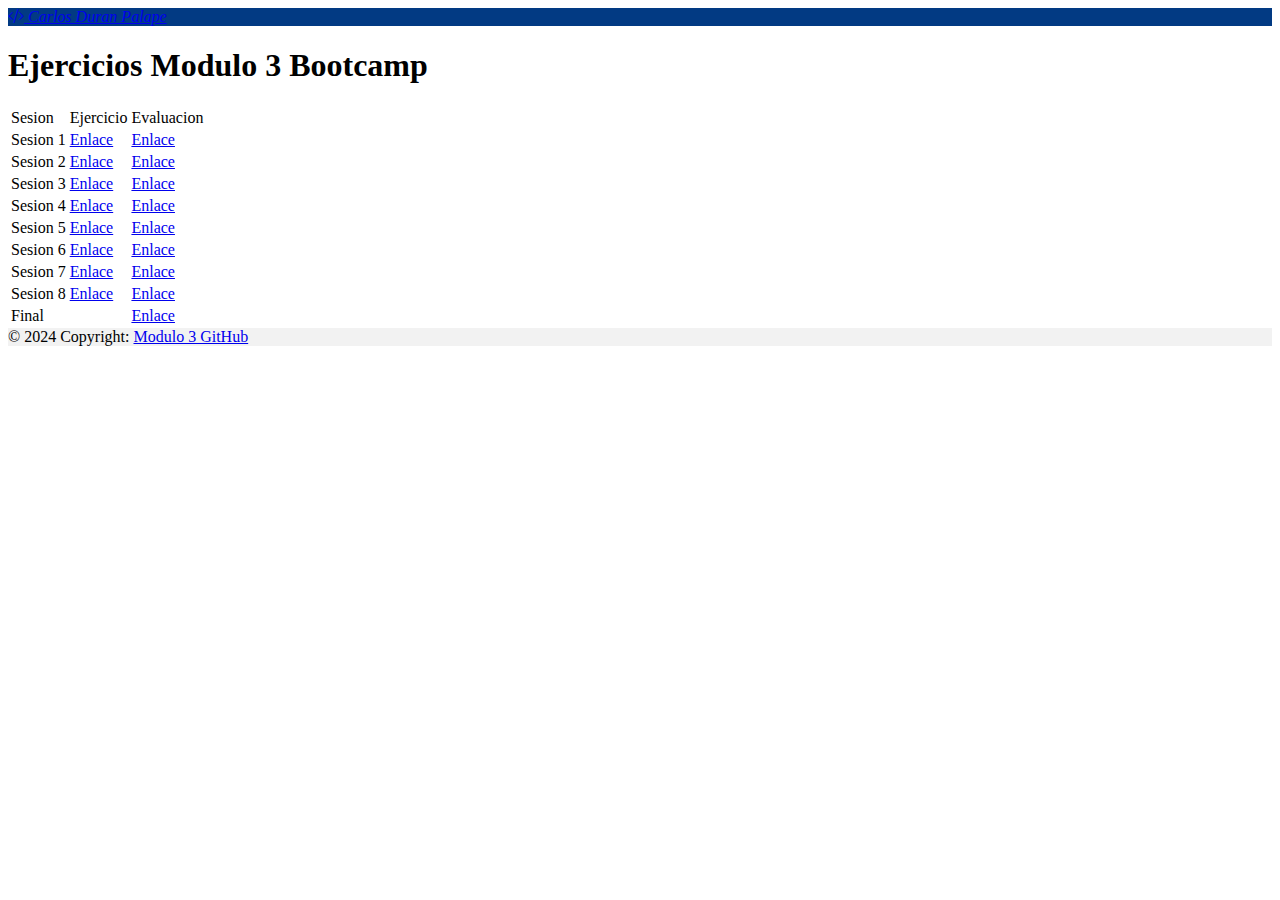
<file: index.html>
<!DOCTYPE html>
<html lang="en">
<head>
    <meta charset="UTF-8">
    <meta name="viewport" content="width=device-width, initial-scale=1.0">
    <title>Menu Modulo 3</title>

    <!--Bootstrap-->
    <link href="https://cdn.jsdelivr.net/npm/bootstrap@5.0.2/dist/css/bootstrap.min.css" rel="stylesheet" integrity="sha384-EVSTQN3/azprG1Anm3QDgpJLIm9Nao0Yz1ztcQTwFspd3yD65VohhpuuCOmLASjC" crossorigin="anonymous">
    <link rel="stylesheet" href="https://cdn.jsdelivr.net/npm/bootstrap-icons@1.11.3/font/bootstrap-icons.min.css">
    
</head>
<body>

    <header>
        <nav class="navbar navbar-light" style="background-color: #023a83;">
            <div class="container-fluid">
              <a class="navbar-brand" href="#">
                <i class="bi bi-code-slash"> Carlos Duran Palape</i>
              </a>
            </div>
        </nav>
    </header>

    <main class="mx-5 mt-5">
        <div class="container">
            <div class="row justify-content-center">
                <h1>Ejercicios Modulo 3 Bootcamp</h1>
            </div>    
            <div class="row justify-content-center">
                <div class="col-12">
                    <table class="mt-3 table table-dark table-striped">
                        <thead>
                            <tr>
                                <td>Sesion</td>
                                <td>Ejercicio</td>
                                <td>Evaluacion</td>
                            </tr>
                        </thead>
                        <tbody>
                            <tr>
                                <td>Sesion 1</td>
                                <td><a href="sesion1/eje/index.html">Enlace</a></td>
                                <td><a href="sesion1/eva/index.html">Enlace</a></td>
                            </tr>
                            <tr>
                                <td>Sesion 2</td>
                                <td><a href="sesion2/eje/index.html">Enlace</a></td>
                                <td><a href="sesion2/eva/index.html">Enlace</a></td>
                            </tr>
                            <tr>
                                <td>Sesion 3</td>
                                <td><a href="sesion3/eje/index.html">Enlace</a></td>
                                <td><a href="sesion3/eva/index.html">Enlace</a></td>
                            </tr>
                            <tr>
                                <td>Sesion 4</td>
                                <td><a href="sesion4/eje/index.html">Enlace</a></td>
                                <td><a href="sesion4/eva/index.html">Enlace</a></td>
                            </tr>
                            <tr>
                                <td>Sesion 5</td>
                                <td><a href="sesion5/eje/index.html">Enlace</a></td>
                                <td><a href="sesion5/eva/index.html">Enlace</a></td>
                            </tr>
                            <tr>
                                <td>Sesion 6</td>
                                <td><a href="sesion6/eje/index.html">Enlace</a></td>
                                <td><a href="sesion6/eva/index.html">Enlace</a></td>
                            </tr>
                            <tr>
                                <td>Sesion 7</td>
                                <td><a href="sesion7/eje/index.html">Enlace</a></td>
                                <td><a href="sesion7/eva/index.html">Enlace</a></td>
                            </tr>
                            <tr>
                                <td>Sesion 8</td>
                                <td><a href="sesion8/eje/index.html">Enlace</a></td>
                                <td><a href="sesion8/eva/index.html">Enlace</a></td>
                            </tr>
                            <tr>
                                <td>Final</td>
                                <td></td>
                                <td><a href="final/index.html">Enlace</a></td>
                            </tr>
                        </tbody>
                    </table>
                </div>
            </div>
        </div>
    </main>

    <footer class="fixed-bottom bg-body-tertiary text-center" id="footer-index">
        <div class="container p-4">
    
        </div>
          
        <div class="text-center p-3" style="background-color: rgba(0, 0, 0, 0.05);">
          © 2024 Copyright:
          <a class="text-body" href="https://cosayco.github.io/Modulo-3/" target="_blank">Modulo 3 GitHub</a>
        </div>
    </footer>    
        
</body>
</html>
</file>
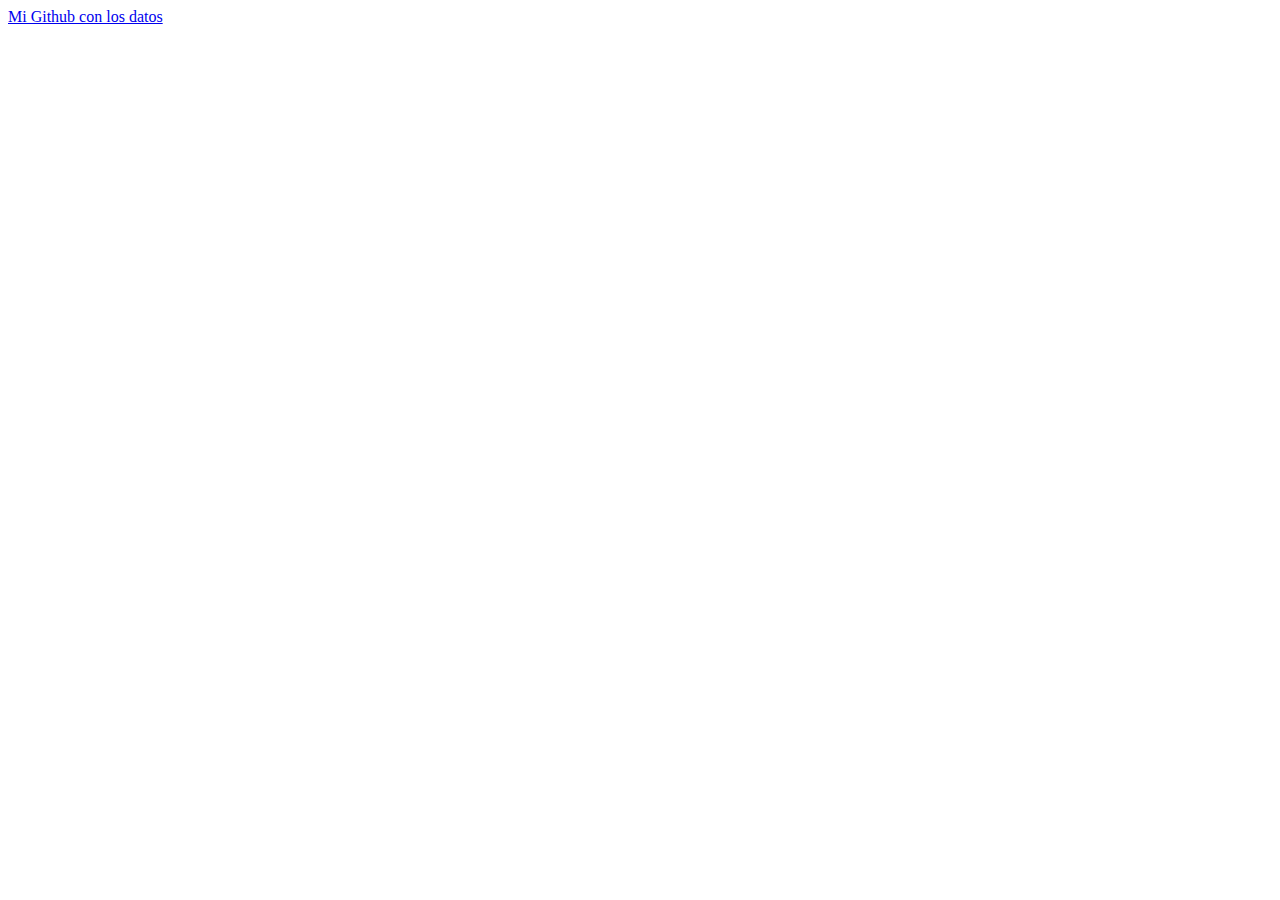
<file: final/index.html>
<!DOCTYPE html>
<html lang="en">
<head>
    <meta charset="UTF-8">
    <meta name="viewport" content="width=device-width, initial-scale=1.0">
    <title>Evaluacion Final - Modulo 3</title>
</head>
<body>
    <a href="https://github.com/cosayco/Modulo-4" target="_blank">Mi Github con los datos</a>
    <script src="assets/js/scripts.js"></script>    
</body>
</html>
</file>
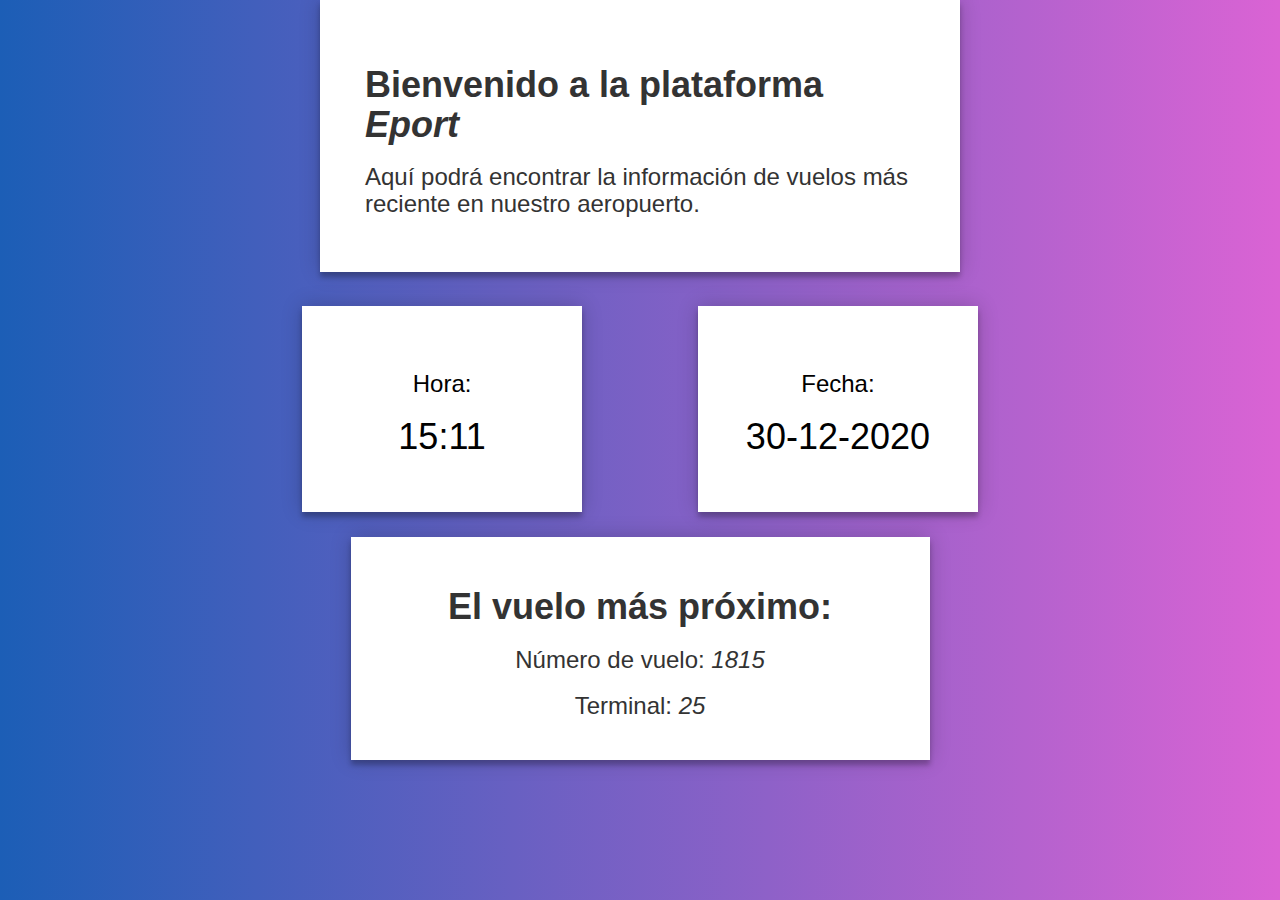
<file: sesion1/eje/index.html>
<!DOCTYPE html>
<html lang="en">

<head>
    <meta charset="UTF-8">
    <meta name="viewport" content="width=device-width, initial-scale=1.0">

    <link rel="stylesheet" href="assets/css/styles.css">

    <!-- Latest compiled and minified CSS -->
    <link rel="stylesheet" href="https://maxcdn.bootstrapcdn.com/bootstrap/3.4.1/css/bootstrap.min.css">

    <!-- jQuery library -->
    <script src="https://ajax.googleapis.com/ajax/libs/jquery/3.5.1/jquery.min.js"></script>

    <!-- Latest compiled JavaScript -->
    <script src="https://maxcdn.bootstrapcdn.com/bootstrap/3.4.1/js/bootstrap.min.js"></script>
    <title>Portal Eport</title>
</head>

<body>
    <div class="container" id="welcomeBox">
        <h1><b>Bienvenido a la plataforma <i>Eport</i></b></h1>
        <h3>Aquí podrá encontrar la información de vuelos más reciente en nuestro aeropuerto.</h3>
    </div>
    <div class="container-fluid">
        <div class="column" id="time">
            <h3>Hora:</h3>
            <h1 id="insertTime">15:11</h1>
        </div>
        <div class="column" id="date">
            <h3>Fecha:</h3>
            <h1 id="insertDate">30-12-2020</h1>
        </div>
    </div>
    <div class="container" id="flightBox">
        <h1><b>El vuelo más próximo:</b></h1>
        <h3>Número de vuelo: <em id="flightNumber">1234</em></h3>
        <h3>Terminal: <em id="terminalNumber">14</em></h3>
    </div>

    <script src="assets/js/scripts.js"></script>
</body>

</html>
</file>
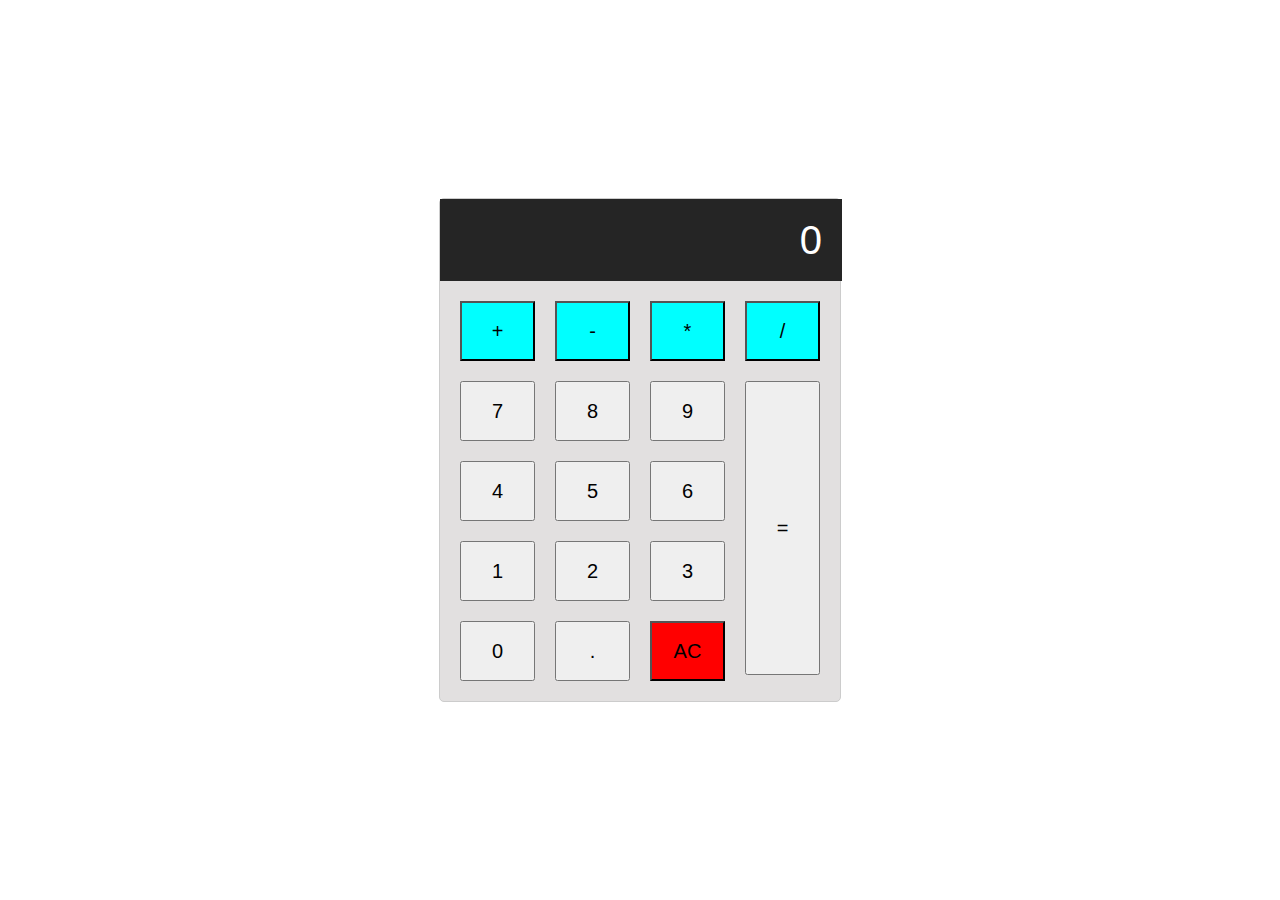
<file: sesion2/eje/index.html>
<!DOCTYPE html>
<html lang="en">
<head>
    <meta charset="UTF-8">
    <meta name="viewport" content="width=device-width, initial-scale=1.0">
    <title>Calculadora</title>
    <link rel="stylesheet" href="assets/css/styles.css">
</head>
<body>
    
    <div class="calculator">

        <input type="text" class="calculator-screen" placeholder="0" id="screen" disabled />
      
        <div class="calculator-keys">
      
          <button type="button" class="operator" value="+" id="+" onclick="getValue('+')">+</button>
          <button type="button" class="operator" value="-" id="-" onclick="getValue('-')">-</button>
          <button type="button" class="operator" value="*" id="*" onclick="getValue('*')">*</button>
          <button type="button" class="operator" value="/" id="/" onclick="getValue('/')">/</button>
      
          <button type="button" id="7" value="7" onclick="getValue('7')">7</button>
          <button type="button" id="8" value="8" onclick="getValue('8')">8</button>
          <button type="button" id="9" value="9" onclick="getValue('9')">9</button>
      
      
          <button type="button" id="4" value="4" onclick="getValue('4')">4</button>
          <button type="button" id="5" value="5" onclick="getValue('5')">5</button>
          <button type="button" id="6" value="6" onclick="getValue('6')">6</button>
      
      
          <button type="button" id="1" value="1" onclick="getValue('1')">1</button>
          <button type="button" id="2" value="2" onclick="getValue('2')">2</button>
          <button type="button" id="3" value="3" onclick="getValue('3')">3</button>
      
      
          <button type="button" id="0" value="0" onclick="getZero()">0</button>
          <button type="button" class="decimal" value="." onclick="addDecimal()">.</button>
          <button type="button" class="all-clear" value="all-clear" onclick="clearScreen()">AC</button>
      
          <button type="button" class="equal-sign" value="=" onclick="solve()">=</button>
      
        </div>
    </div>

    <script src="assets/js/script.js"></script>


</body>
</html>
</file>
<file: sesion1/eje/assets/css/styles.css>
#welcomeBox {
  position: relative;
  z-index: 1;
  background: #FFFFFF;
  max-width: 75%;
  width: 50%;
  padding: 45px;
  text-align: center;
  box-shadow: 0 0 20px 0 rgba(0, 0, 0, 0.2), 0 5px 5px 0 rgba(0, 0, 0, 0.24);
  text-align: left;
  min-width: 579px;
}

#flightBox {
  position: relative;
  z-index: 1;
  background: #FFFFFF;
  max-width: 75%;
  width: 40%;
  padding: 30px;
  margin-top: 2%;
  text-align: center;
  box-shadow: 0 0 20px 0 rgba(0, 0, 0, 0.2), 0 5px 5px 0 rgba(0, 0, 0, 0.24);
  text-align: center;
  min-width: 579px;
}

.container-fluid {
  padding-right: 17% !important;
  padding-left: 17% !important;
}

#time, #date {
  display: inline-block;
  color: #000000;
  position: relative;
  z-index: 1;
  background: #FFFFFF;
  padding: 45px;
  margin-top: 4%;
  width: 20em;
  text-align: center;
  box-shadow: 0 0 20px 0 rgba(0, 0, 0, 0.2), 0 5px 5px 0 rgba(0, 0, 0, 0.24);
}

#time {
  float: left;
  margin-left: 10%;
}

#date {
  float: right;
  margin-right: 10%;
}

#timeRef {
  max-width: 80%;
}

@import url(https://fonts.googleapis.com/css?family=Roboto:300);
.login-page {
  width: 360px;
  padding: 8% 0 0;
  margin: auto;
}

.form {
  position: relative;
  z-index: 1;
  background: #FFFFFF;
  max-width: 360px;
  padding: 45px;
  text-align: center;
  box-shadow: 0 0 20px 0 rgba(0, 0, 0, 0.2), 0 5px 5px 0 rgba(0, 0, 0, 0.24);
}

.form {
  margin: 0 auto 100px;
}

#dateBox {
  margin-bottom: -9%;
  margin-top: 10%;
}

.form input {
  font-family: "Roboto", sans-serif;
  outline: 0;
  background: #f2f2f2;
  width: 100%;
  border: 0;
  margin: 0 0 15px;
  padding: 15px;
  box-sizing: border-box;
  font-size: 14px;
}

.form button {
  font-family: "Roboto", sans-serif;
  text-transform: uppercase;
  outline: 0;
  background: #8a1aac;
  width: 100%;
  border: 0;
  padding: 15px;
  color: #FFFFFF;
  font-size: 14px;
  -webkit-transition: all 0.3 ease;
  transition: all 0.3 ease;
  cursor: pointer;
}

.form button:hover, .form button:active, .form button:focus {
  background: #0a3f85;
}

.form .message {
  margin: 15px 0 0;
  color: #b3b3b3;
  font-size: 12px;
}

.form .message a {
  color: #0a3f85;
  text-decoration: none;
}

.form .register-form {
  display: none;
}

.container {
  position: relative;
  z-index: 1;
  max-width: 300px;
  margin: 0 auto;
}

.container:before, .container:after {
  content: "";
  display: block;
  clear: both;
}

.container .info {
  margin: 50px auto;
  text-align: center;
}

.container .info h1 {
  margin: 0 0 15px;
  padding: 0;
  font-size: 36px;
  font-weight: 300;
  color: #1a1a1a;
}

.container .info span {
  color: #4d4d4d;
  font-size: 12px;
}

.container .info span a {
  color: #000000;
  text-decoration: none;
}

.container .info span .fa {
  color: #EF3B3A;
}

body {
  background: #337ff1;
  background: -webkit-linear-gradient(right, #da63d4, #1c5eb6);
  font-family: "Roboto", sans-serif;
  -webkit-font-smoothing: antialiased;
  -moz-osx-font-smoothing: grayscale;
}
</file>
<file: sesion2/eje/assets/css/styles.css>
html {
    font-size: 62.5%;
    box-sizing: border-box;
}

  .calculator {
    border: 1px solid #ccc;
    background-color: rgb(226, 224, 224);
    border-radius: 5px;
    position: absolute;
    top: 50%;
    left: 50%;
    transform: translate(-50%, -50%);
    width: 400px;
  }

  .calculator-screen {
    width: 93%;
    height: 80px;
    border: none;
    background-color: #252525;
    color: #fff;
    text-align: right;
    padding-right: 20px;
    padding-left: 10px;
    font-size: 4rem;
    
  }
  ::placeholder {
    color: white;
    
  }
  button {
    height: 60px;
    font-size: 2rem!important;
  }

  .equal-sign {
    height: 98%;
    grid-area: 2 / 4 / 6 / 5;
  }

  .calculator-keys {
    display: grid;
    grid-template-columns: repeat(4, 1fr);
    grid-gap: 20px;
    padding: 20px;
  }

  .all-clear {
    background-color: red;
  }

  .operator {
    background-color: cyan;
  }
</file>
